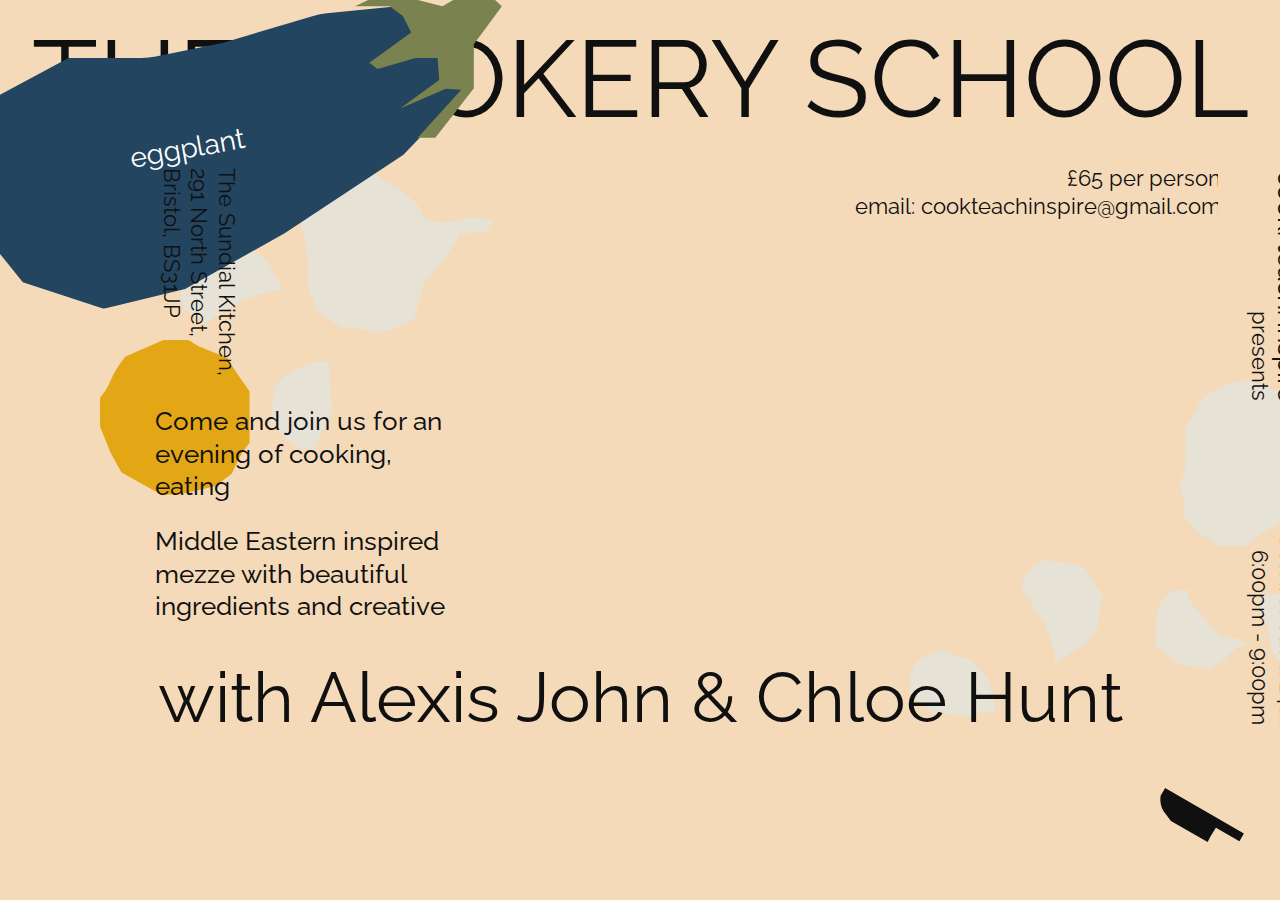
<file: index.html>
<!DOCTYPE html>
<html lang="en">
  <head>
    <meta charset="UTF-8" />
    <meta name="viewport" content="width=device-width, initial-scale=1.0" />
    <title>THE COOKERY SCHOOL</title>
    <link rel="stylesheet" type="text/css" href="style/reset.css" />
    <link rel="stylesheet" type="text/css" href="style/textstyle.css" />
    <link rel="stylesheet" type="text/css" href="style/animation.css" />
    <script
      src="https://code.jquery.com/jquery-3.7.1.js"
      integrity="sha256-eKhayi8LEQwp4NKxN+CfCh+3qOVUtJn3QNZ0TciWLP4="
      crossorigin="anonymous"></script>
    <script src="js/script.js"></script>
  </head>
  <body>
    <!-- 마늘 A -->
    <div>
      <img
        src="asset/garlic_A/garlic_A.svg"
        style="top: 170px; left: 300px; position: absolute"
        class="scale_hover" />
      <div
        style="
          top: 236px;
          left: 340px;
          transform: rotate(10deg);
          position: absolute;
          color: #777777;
        "
        class="sentence_s_text text">
        garlic
      </div>
      <img
        src="asset/garlic_A/garlic_A_1.svg"
        style="top: 80px; left: 120px; position: absolute"
        class="scale_hover" />
      <img
        src="asset/garlic_A/garlic_A_2.svg"
        style="top: 140px; left: 180px; position: absolute"
        class="scale_hover" />
      <img
        src="asset/garlic_A/garlic_A_3.svg"
        style="top: 240px; left: 180px; position: absolute"
        class="scale_hover" />
      <img
        src="asset/garlic_A/garlic_A_4.svg"
        style="top: 360px; left: 270px; position: absolute"
        class="scale_hover" />
    </div>

    <!-- 마늘 B -->
    <div>
      <img
        src="asset/garlic_B/garlic_B.svg"
        style="top: 380px; left: 1180px; position: absolute"
        class="scale_hover" />
      <div
        style="
          top: 450px;
          left: 1217px;
          transform: rotate(-4deg);
          position: absolute;
          color: #777777;
        "
        class="sentence_s_text text">
        garlic
      </div>
      <img
        src="asset/garlic_B/garlic_B_1.svg"
        style="top: 150px; left: 1300px; position: absolute"
        class="scale_hover" />
      <img
        src="asset/garlic_B/garlic_B_2.svg"
        style="top: 650px; left: 910px; position: absolute"
        class="scale_hover" />
      <img
        src="asset/garlic_B/garlic_B_3.svg"
        style="top: 560px; left: 1020px; position: absolute"
        class="scale_hover" />
      <img
        src="asset/garlic_B/garlic_B_4.svg"
        style="top: 590px; left: 1155px; position: absolute"
        class="scale_hover" />
      <img
        src="asset/garlic_B/garlic_B_5.svg"
        style="top: 590px; left: 1260px; position: absolute"
        class="scale_hover" />
    </div>

    <!-- 텍스트 -->
    <div class="bottom_text">with Alexis John & Chloe Hunt</div>
    <div class="title_text">THE COOKERY SCHOOL</div>

    <!-- 레몬 -->
    <div class="lemon_1 lemon_click">
      <img src="asset/main/lemon_slice_1.svg" class="lemon_slice" />
      <img
        src="asset/main/lemon_slice_2.svg"
        class="lemon_slice_2"
        style="scale: 1.1" />
      <div class="lemon_1_bounce">
        <img src="asset/main/lemon_1.svg" class="scale_hover" />
        <div
          style="
            top: 68px;
            left: 55px;
            transform: rotate(0deg);
            position: absolute;
            color: #101010;
          "
          class="words_text text">
          lemon
        </div>
      </div>
    </div>

    <!-- 가지 -->
    <div class="eggplant eggplant_click">
      <!--<img
        src="asset/main/eggplant_slice_3.svg"
        class="eggplant_slice_1"
        style="scale: 0.78" />-->
      <img
        src="asset/main/eggplant_slice_1.svg"
        class="eggplant_slice_1"
        style="scale: 0.8" />
      <div class="eggplant_bounce">
        <img src="asset/main/eggplant.svg" class="scale_hover" />
        <div
          style="
            top: 135px;
            left: 130px;
            transform: rotate(-10deg);
            position: absolute;
            color: #ffffff;
          "
          class="words_text text">
          eggplant
        </div>
      </div>
    </div>

    <!-- 석류 -->
    <div class="pomegranate pomegranate_click">
      <!-- 씨 A -->
      <img src="asset/seed_A/seed_A_1.svg" class="seed_A_1" />
      <img src="asset/seed_A/seed_A_2.svg" class="seed_A_2" />
      <img src="asset/seed_A/seed_A_3.svg" class="seed_A_3" />
      <!-- 씨 B -->
      <img src="asset/seed_B/seed_B_1.svg" class="seed_B_1" />
      <img src="asset/seed_B/seed_B_2.svg" class="seed_B_2" />
      <img src="asset/seed_B/seed_B_3.svg" class="seed_B_3" />
      <img src="asset/seed_B/seed_B_4.svg" class="seed_B_4" />
      <!-- 씨 C -->
      <img src="asset/seed_C/seed_C_1.svg" class="seed_C_1" />
      <img src="asset/seed_C/seed_C_2.svg" class="seed_C_2" />
      <img src="asset/seed_C/seed_C_3.svg" class="seed_C_3" />
      <img src="asset/seed_C/seed_C_4.svg" class="seed_C_4" />
      <img src="asset/seed_C/seed_C_5.svg" class="seed_C_5" />
      <img src="asset/seed_C/seed_C_6.svg" class="seed_C_6" />
      <img src="asset/seed_C/seed_C_7.svg" class="seed_C_7" />
      <div class="pomegranate_rotate">
        <img src="asset/main/pomegranate.svg" class="scale_hover" />
        <div
          style="
            top: 125px;
            left: 30px;
            transform: rotate(125deg);
            position: absolute;
            color: #101010;
            text-shadow: 0px 0px 4px #e6e2d6;
          "
          class="words_text text">
          pomegranate
        </div>
      </div>
    </div>

    <!-- 레몬2 -->
    <div class="lemon_2_bounce">
      <div class="lemon_2">
        <img src="asset/main/lemon_2.svg" class="scale_hover" />
      </div>
    </div>

    <!-- 설명 텍스트 -->
    <div
      style="
        top: 405px;
        left: 155px;
        position: absolute;
        width: 317.16px;
        height: 97.5px;
        overflow: hidden;
      ">
      <div class="sentence_text_1">
        Come and join us for an<br />
        evening of cooking, eating<br />
        and drinking.
      </div>
    </div>

    <div
      style="
        top: 525px;
        left: 155px;
        position: absolute;
        width: 317.16px;
        height: 97.5px;
        overflow: hidden;
      ">
      <div class="sentence_text_1">
        Middle Eastern inspired<br />
        mezze with beautiful<br />
        ingredients and creative<br />
        vegetarian recipes.
      </div>
    </div>
    <div
      style="
        top: 270px;
        left: 1172px;
        position: absolute;
        transform: rotate(90deg);
        white-space: nowrap;
        width: 230.34px;
        height: 32.5px;
        overflow: hidden;
      ">
      <div class="sentence_text_3">cook. teach. inspire</div>
    </div>

    <div
      style="
        top: 270px;
        left: 1142px;
        position: absolute;
        transform: rotate(90deg);
        white-space: nowrap;
        width: 230.34px;
        height: 32.5px;
        overflow: hidden;
      ">
      <div class="sentence_s_text_4">presents</div>
    </div>

    <div
      style="
        top: 601px;
        left: 1178px;
        position: absolute;
        transform: rotate(90deg);
        white-space: nowrap;
        text-align: right;
        width: 190.98px;
        height: 55px;
        overflow: hidden;
      ">
      <div class="sentence_s_text_2">
        October 8th & 24th<br />
        6:00pm - 9:00pm
      </div>
    </div>

    <div
      style="
        top: 230px;
        left: 95px;
        position: absolute;
        transform: rotate(90deg);
        white-space: nowrap;
        width: 207.13px;
        height: 82.5px;
        overflow: hidden;
      ">
      <div class="sentence_s_text_3">
        The Sundial Kitchen,<br />
        291 North Street,<br />
        Bristol, BS31JP
      </div>
    </div>

    <div
      style="
        top: 165px;
        left: 855px;
        position: absolute;
        white-space: nowrap;
        text-align: right;
        width: 363.34px;
        height: 65px;
        overflow: hidden;
      ">
      <div class="sentence_s_text_1">
        £65 per person<br />
        email: cookteachinspire@gmail.com
      </div>
    </div>
    <img
      src="asset/main/knife.svg"
      class="knife"
      style="pointer-events: none" />
  </body>
</html>
</file>
<file: style/textstyle.css>
@import url("https://fonts.googleapis.com/css2?family=Quicksand:wght@300..700&family=Raleway:ital,wght@0,100..900;1,100..900&display=swap");

/*text style*/
.bottom_text {
  color: #101010;
  font-size: 70px;
  width: 100%;
  top: 662px;
  text-align: center;
  position: absolute;
  font-family: "Raleway", sans-serif;
  font-optical-sizing: auto;
  font-weight: 400;
  font-style: normal;
  pointer-events: auto;
  transition: 0.3s ease;
  letter-spacing: 0px;
}
.bottom_text:hover {
  font-weight: 450;
  letter-spacing: 1px;
}
.title_text {
  color: #101010;
  font-size: 108px;
  top: 25px;
  width: 100%;
  text-align: center;
  position: absolute;
  font-family: "Raleway", sans-serif;
  font-optical-sizing: auto;
  font-weight: 400;
  font-style: normal;
  pointer-events: auto;
  transition: 0.3s ease;
  letter-spacing: 0px;
}

.title_text:hover {
  font-weight: 480;
  letter-spacing: 2px;
}

.words_text {
  color: #101010;
  font-size: 28px;
  width: auto;
  text-align: center;
  position: absolute;
  font-family: "Raleway", sans-serif;
  font-optical-sizing: auto;
  font-weight: 400;
  font-style: normal;
  pointer-events: none;
}
.sentence_text {
  color: #101010;
  font-size: 26px;
  width: auto;
  text-align: left;
  position: absolute;
  font-family: "Raleway", sans-serif;
  font-optical-sizing: auto;
  font-weight: 450;
  font-style: normal;
  line-height: 125%;
  pointer-events: none;
}
.sentence_s_text {
  color: #101010;
  font-size: 22px;
  width: auto;
  text-align: left;
  position: absolute;
  font-family: "Raleway", sans-serif;
  font-optical-sizing: auto;
  font-weight: 400;
  font-style: normal;
  line-height: 125%;
  pointer-events: none;
}
/*테스트*/
.sentence_text_1 {
  color: #101010;
  animation-name: sentence_text_1;
  animation-duration: 8s;
  animation-delay: -4s;
  font-size: 26px;
  width: auto;
  text-align: left;
  position: absolute;
  font-family: "Raleway", sans-serif;
  font-optical-sizing: auto;
  font-weight: 450;
  font-style: normal;
  line-height: 125%;
  pointer-events: none;
  animation-iteration-count: infinite;
}
@keyframes sentence_text_1 {
  0% {
    transform: translateX(0px);
  }
  84% {
    transform: translateX(0px);
  }
  92% {
    transform: translateX(-350px);
  }
  100% {
    transform: translateX(0px);
  }
}

.sentence_text_2 {
  color: #101010;
  animation-name: sentence_text_2;
  animation-duration: 8s;
  animation-delay: -4s;
  font-size: 26px;
  width: auto;
  text-align: left;
  position: absolute;
  font-family: "Raleway", sans-serif;
  font-optical-sizing: auto;
  font-weight: 450;
  font-style: normal;
  line-height: 125%;
  pointer-events: none;
  animation-iteration-count: infinite;
}
@keyframes sentence_text_2 {
  0% {
    transform: translateY(0px);
  }
  84% {
    transform: translateY(0px);
  }
  92% {
    transform: translateY(-350px);
  }
  100% {
    transform: translateY(0px);
  }
}
.sentence_text_3 {
  color: #101010;
  animation-name: sentence_text_3;
  animation-duration: 8s;
  animation-delay: -3.2s;
  font-size: 26px;
  width: auto;
  text-align: left;
  position: absolute;
  font-family: "Raleway", sans-serif;
  font-optical-sizing: auto;
  font-weight: 450;
  font-style: normal;
  line-height: 125%;
  pointer-events: none;
  animation-iteration-count: infinite;
}
@keyframes sentence_text_3 {
  0% {
    transform: translateX(0px);
  }
  84% {
    transform: translateX(0px);
  }
  92% {
    transform: translateX(-230.34px);
  }
  100% {
    transform: translateX(0px);
  }
}

.sentence_s_text_1 {
  color: #101010;
  animation-name: sentence_s_text_1;
  animation-duration: 8s;
  animation-delay: -4s;
  font-size: 22px;
  width: auto;
  text-align: right;
  position: absolute;
  font-family: "Raleway", sans-serif;
  font-optical-sizing: auto;
  font-weight: 400;
  font-style: normal;
  line-height: 125%;
  pointer-events: none;
  animation-iteration-count: infinite;
}
@keyframes sentence_s_text_1 {
  0% {
    transform: translateX(0px);
  }
  84% {
    transform: translateX(0px);
  }
  92% {
    transform: translateX(500px);
  }
  100% {
    transform: translateX(0px);
  }
}

.sentence_s_text_2 {
  color: #101010;
  animation-name: sentence_s_text_2;
  animation-delay: -3.2s;
  animation-duration: 8s;
  font-size: 22px;
  width: auto;
  text-align: right;
  position: absolute;
  font-family: "Raleway", sans-serif;
  font-optical-sizing: auto;
  font-weight: 400;
  font-style: normal;
  line-height: 125%;
  pointer-events: none;
  animation-iteration-count: infinite;
}
@keyframes sentence_s_text_2 {
  0% {
    transform: translateX(0px);
  }
  84% {
    transform: translateX(0px);
  }
  92% {
    transform: translateX(190.98px);
  }
  100% {
    transform: translateX(0px);
  }
}

.sentence_s_text_3 {
  color: #101010;
  animation-name: sentence_s_text_3;
  animation-delay: -3.2s;
  animation-duration: 8s;
  font-size: 22px;
  width: auto;
  text-align: left;
  position: absolute;
  font-family: "Raleway", sans-serif;
  font-optical-sizing: auto;
  font-weight: 400;
  font-style: normal;
  line-height: 125%;
  pointer-events: none;
  animation-iteration-count: infinite;
}
@keyframes sentence_s_text_3 {
  0% {
    transform: translateX(0px);
  }
  84% {
    transform: translateX(0px);
  }
  92% {
    transform: translateX(-207.13px);
  }
  100% {
    transform: translateX(0px);
  }
}

.sentence_s_text_4 {
  color: #101010;
  animation-name: sentence_s_text_4;
  animation-delay: -3.2s;
  animation-duration: 8s;
  font-size: 22px;
  width: 100%;
  text-align: right;
  position: absolute;
  font-family: "Raleway", sans-serif;
  font-optical-sizing: auto;
  font-weight: 400;
  font-style: normal;
  line-height: 125%;
  pointer-events: none;
  animation-iteration-count: infinite;
}
@keyframes sentence_s_text_4 {
  0% {
    transform: translateX(0px);
  }
  84% {
    transform: translateX(0px);
  }
  92% {
    transform: translateX(-230.34px);
  }
  100% {
    transform: translateX(0px);
  }
}
</file>
<file: style/animation.css>
.knife {
  width: 100px;
  height: 100px;
  position: absolute;
  top: 85%;
  left: 90%;
}

.eggplant {
  animation-name: eggplant;
  animation-duration: 1.3s;
  animation-delay: 0s;
  animation-fill-mode: forwards;
  position: absolute;
}

@keyframes eggplant {
  0% {
    top: -200px;
    left: 40%;
    rotate: (-90deg);
    animation-timing-function: cubic-bezier(0.54, 0, 0.97, 0.8);
  }
  40% {
    top: 300px;
    left: 44%;
    transform: rotate(-24deg);
  }

  70% {
    top: 350px;
    left: 52%;
    transform: rotate(4deg);
  }
  100% {
    top: 340px;
    left: 50%;
    transform: rotate(-4deg);
  }
}

.eggplant_bounce {
  animation-name: eggplant_bounce;
  animation-duration: 2.8s;
  animation-delay: 2.3s;
  position: absolute;
  animation-iteration-count: infinite;
  animation-fill-mode: forwards;
}
@keyframes eggplant_bounce {
  0% {
    transform: translateX(0px) rotate(0deg);
  }
  40% {
    transform: translateX(0px) rotate(0deg);
  }
  80% {
    transform: translateX(0px) rotate(-1deg);
  }

  87% {
    transform: translateX(6px) rotate(4deg);
  }
  100% {
    transform: translateX(0px) rotate(0deg);
  }
}

.pomegranate {
  animation-name: pomegranate;
  animation-duration: 1.6s;
  animation-delay: 0.27s;
  animation-fill-mode: forwards;
  position: absolute;

  top: -300px;
  left: 40%;
}

@keyframes pomegranate {
  0% {
    transform: translateX(150px) translateY(10px) rotate(0deg);

    animation-timing-function: cubic-bezier(0.48, 0.02, 1, 0.98);
  }
  30% {
    transform: translateX(150px) translateY(450px) rotate(0deg);
    animation-timing-function: cubic-bezier(0.45, 0.05, 0.64, 0.99);
  }
  70% {
    transform: translateX(-100px) translateY(660px) rotate(-195deg);

    animation-timing-function: cubic-bezier(0.45, 0.05, 0.64, 0.99);
  }

  100% {
    transform: translateX(-140px) translateY(860px) rotate(-100deg);
  }
}

.pomegranate_rotate {
  animation-name: pomegranate_rotate;
  animation-duration: 2.8s;
  animation-delay: 3.6s;
  animation-fill-mode: forwards;
  position: absolute;
  animation-iteration-count: infinite;
  top: 0px;
  transform-origin: center;
}
@keyframes pomegranate_rotate {
  0% {
    transform: translateY(0px) rotate(0deg);
  }
  50% {
    transform: translateY(0px) rotate(0deg);
  }

  75% {
    transform: translateX(16px) translateY(-80px) rotate(-70deg);
  }
  100% {
    transform: translateY(0px) rotate(0deg);
  }
}

.lemon_1 {
  animation-name: lemon_1;
  animation-duration: 0.7s;
  animation-delay: 1.48s;
  animation-fill-mode: forwards;
  position: absolute;
  top: -120px;
  left: 45%;
  rotate: -30deg;
}
@keyframes lemon_1 {
  0% {
    top: -120px;
    left: 45%;
    transform: rotate(-30deg);
    animation-timing-function: cubic-bezier(0.54, 0.01, 0.38, 1.4);
  }

  100% {
    top: 175px;
    left: 45%;
    transform: rotate(30deg);
  }
}

.lemon_1_bounce {
  animation-name: lemon_1_bounce;
  animation-duration: 2.8s;
  animation-delay: 4.1s;
  position: absolute;
  animation-iteration-count: infinite;
  top: auto;
  left: 45%;
  animation-timing-function: cubic-bezier(0.54, 0.01, 0.38, 1.4);
}
@keyframes lemon_1_bounce {
  0% {
    transform: translateY(0px);
  }
  8% {
    transform: translateY(-50px);
  }
  16% {
    transform: translateY(0px);
  }
  100% {
    transform: translateY(0px);
  }
}
.lemon_2 {
  animation-name: lemon_2;
  animation-duration: 0.5s;
  animation-delay: 1.35s;
  animation-fill-mode: forwards;
  position: absolute;
  top: 340px;
  left: 100px;
}

@keyframes lemon_2 {
  0% {
    transform: rotate(0deg);
  }

  100% {
    transform: rotate(50deg);
    left: 60px;
  }
}

.lemon_2_bounce {
  animation-name: lemon_2_bounce;
  animation-duration: 2.82s;
  animation-delay: 3s;
  position: absolute;
  animation-iteration-count: infinite;
  animation-timing-function: cubic-bezier(0.54, 0.01, 0.38, 1.4);
}
@keyframes lemon_2_bounce {
  0% {
    transform: translateY(0px);
  }
  8% {
    transform: translateY(-7px);
  }
  16% {
    transform: translateY(0px);
  }
  100% {
    transform: translateY(0px);
  }
}

.scale_hover {
  animation-name: scale_hover;
  transition: transform 0.25s ease;
  transform-origin: center;
}

.scale_hover:hover {
  transform: scale(1.1);
}

.text {
  opacity: 0;
  transition: opacity 0.3s ease;
  pointer-events: none;
}

.scale_hover:hover + .text {
  opacity: 1;
}

/*slice*/
.lemon_click {
  overflow: visible;
}
.lemon_slice,
.lemon_slice_2 {
  position: absolute;
  top: 16px;
  left: 20px;
  opacity: 0;
  transition: 0.8s ease, opacity 0.5s ease;
}

.lemon_click:active .lemon_slice {
  top: -70px;
  left: 215px;
  opacity: 1;
  transition: 0.53s;
  transform: rotate(75deg);
}

.lemon_click:active .lemon_slice_2 {
  top: -53px;
  left: 172px;
  opacity: 1;
  transition: 0.48s;
  transform: rotate(30deg);
}

.eggplant_click {
  overflow: visible;
}
.eggplant_slice_1 {
  position: absolute;
  top: 32px;
  left: 32px;
  opacity: 0;
  transition: 0.8s ease, opacity 0.5s ease;
}

.eggplant_click:active .eggplant_slice_1 {
  top: 190px;
  left: 400px;
  opacity: 1;
  transition: 0.8s;
  transform: rotate(310deg);
}

/*seed*/

.pomegranate_click {
  overflow: visible;
}

.seed_A_1,
.seed_A_2 {
  position: absolute;
  top: 0px;
  left: 80px;
  opacity: 0;
  transition: 0.5s ease, opacity 0.2s ease;
  transform: rotate(90deg);
}
.seed_A_3 {
  position: absolute;
  top: 0px;
  left: 80px;
  opacity: 0;
  transition: 0.8s ease, opacity 0.5s ease;
  transform: rotate(90deg);
}
.seed_B_1 {
  position: absolute;
  top: 0px;
  left: 80px;
  opacity: 0;
  transition: top 0.3s ease, left 0.3s ease, opacity 0s ease;
  transform: rotate(90deg);
}

.seed_B_2 {
  position: absolute;
  top: 0px;
  left: 80px;
  opacity: 0;
  transition: top 0.4s ease, left 0.4s ease, opacity 0.1s ease;
  transform: rotate(90deg);
}

.seed_B_3 {
  position: absolute;
  top: 0px;
  left: 80px;
  opacity: 0;
  transition: top 0.6s ease, left 0.6s ease, opacity 0.3s ease;
  transform: rotate(90deg);
}

.seed_B_4 {
  position: absolute;
  top: 0px;
  left: 80px;
  opacity: 0;
  transition: top 1s ease, left 1s ease, opacity 0.7s ease;
  transform: rotate(90deg);
}

.seed_C_1,
.seed_C_4 {
  position: absolute;
  top: 0px;
  left: 80px;
  opacity: 0;
  transition: top 0.6s ease, left 0.6s ease, opacity 0.3s ease;
  transform: rotate(90deg);
}

.seed_C_2 {
  position: absolute;
  top: 0px;
  left: 80px;
  opacity: 0;
  transition: top 0.55s ease, left 0.55s ease, opacity 0.25s ease;
  transform: rotate(90deg);
}

.seed_C_3,
.seed_C_5,
.seed_C_6 {
  position: absolute;
  top: 0px;
  left: 80px;
  opacity: 0;
  transition: top 0.8s ease, left 0.8s ease, opacity 0.5s ease;
  transform: rotate(90deg);
}

.seed_C_7 {
  position: absolute;
  top: 0px;
  left: 80px;
  opacity: 0;
  transition: top 1.2s ease, left 1.2s ease, opacity 0.9s ease;
  transform: rotate(90deg);
}

/* 결합 */
/* A */
.pomegranate_click:active .seed_A_1 {
  top: -190px;
  left: 80px;
  opacity: 1;
}

.pomegranate_click:active .seed_A_2 {
  top: -200px;
  left: 50px;
  opacity: 1;
}

.pomegranate_click:active .seed_A_3 {
  top: -170px;
  left: 57px;
  opacity: 1;
}

/* B */
.pomegranate_click:active .seed_B_1 {
  top: 150px;
  left: 320px;
  opacity: 1;
}

.pomegranate_click:active .seed_B_2 {
  top: 178px;
  left: 315px;
  opacity: 1;
}

.pomegranate_click:active .seed_B_3 {
  top: 150px;
  left: 280px;
  opacity: 1;
}
.pomegranate_click:active .seed_B_4 {
  top: 220px;
  left: -60px;
  opacity: 1;
}

/* C */
.pomegranate_click:active .seed_C_1 {
  top: 620px;
  left: 220px;
  opacity: 1;
}
.pomegranate_click:active .seed_C_2 {
  top: 620px;
  left: 190px;
  opacity: 1;
}
.pomegranate_click:active .seed_C_3 {
  top: 500px;
  left: 120px;
  opacity: 1;
}
.pomegranate_click:active .seed_C_4 {
  top: 650px;
  left: 148px;
  opacity: 1;
}
.pomegranate_click:active .seed_C_5 {
  top: 820px;
  left: 67px;
  opacity: 1;
}

.pomegranate_click:active .seed_C_6 {
  top: 860px;
  left: 50px;
  opacity: 1;
}

.pomegranate_click:active .seed_C_7 {
  top: 900px;
  left: -20px;
  opacity: 1;
}
</file>
